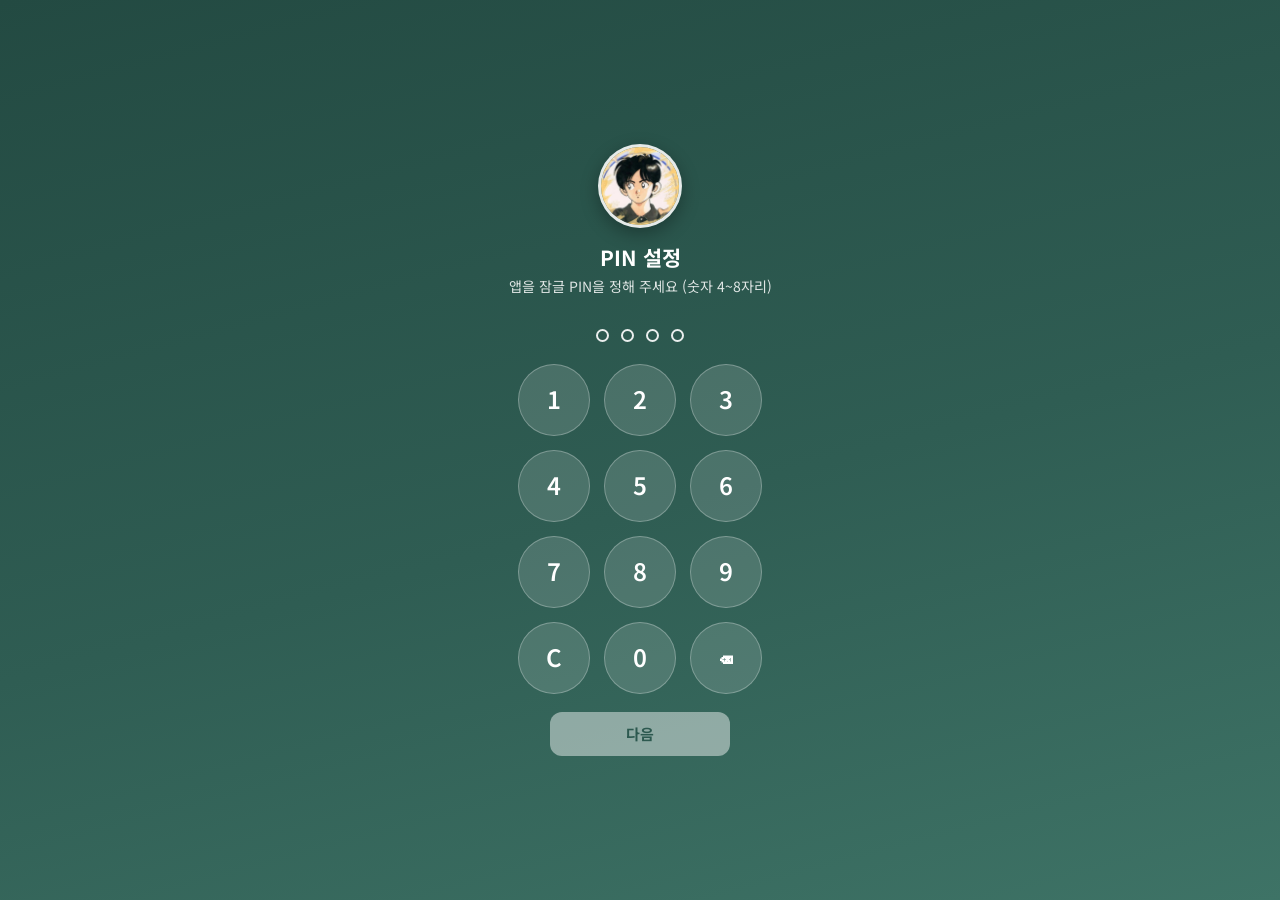
<file: index.html>
<!DOCTYPE html>
<html lang="ko">
<head>
<meta charset="utf-8">
<meta name="viewport" content="width=device-width, initial-scale=1, viewport-fit=cover">
<title>내 하루장</title>
<meta name="description" content="구글 시트를 DB로 쓰는 개인 가계부">
<meta name="theme-color" content="#2F5D53">
<meta name="apple-mobile-web-app-capable" content="yes">
<meta name="mobile-web-app-capable" content="yes">
<meta name="apple-mobile-web-app-status-bar-style" content="black-translucent">
<meta name="apple-mobile-web-app-title" content="하루장">
<meta name="format-detection" content="telephone=no">
<script>
/* 시작 감시: 앱이 6초 안에 시작하지 못하면 '왜'를 화면에 알려 줍니다 */
(function () {
  var failed = [], errs = [];
  window.addEventListener('error', function (e) {
    var t = e.target;
    if (t && t !== window && (t.src || t.href)) failed.push((t.src || t.href).replace(location.origin, ''));
    else if (e.message) errs.push(e.message);
  }, true);
  window.addEventListener('unhandledrejection', function (e) { errs.push(String(e.reason && e.reason.message || e.reason)); });
  window.__abDiag = function () {
    var el = document.getElementById('lock'); if (!el || (window.AB && window.AB.booted)) return;
    var miss = failed.filter(function (u) { return !/fonts\./.test(u); }), h = '<h2>앱을 시작하지 못했어요</h2><p style="text-align:left;max-width:320px;line-height:1.6">';
    if (miss.length) h += '불러오지 못한 파일 ' + miss.length + '개:<br><b>' + miss.slice(0, 6).join('<br>') + '</b><br><br>GitHub 저장소에 <b>js, css, icons, assets, vendor 폴더</b>와 그 안의 파일이 모두 올라갔는지 확인해 주세요. (저장소 맨 위에 폴더들이 보여야 해요)';
    else if (errs.length) h += '오류: <b>' + errs[0].replace(/[<>&]/g, '') + '</b><br><br>이 문구를 알려 주세요.';
    else h += '파일은 모두 받았는데 시작이 늦어지고 있어요. 네트워크가 느린지 확인하고 다시 시도해 보세요.';
    el.innerHTML = h + '</p><button type="button" style="margin-top:14px;padding:11px 22px;border-radius:12px;border:0;font-weight:700" onclick="location.reload()">다시 시도</button>';
  };
  setTimeout(function () { window.__abDiag(); }, 6000);
})();
</script>
<link rel="manifest" href="manifest.json">
<link rel="apple-touch-icon" href="icons/apple-touch-icon.png">
<link rel="icon" type="image/png" sizes="32x32" href="icons/favicon-32.png">
<link rel="preconnect" href="https://fonts.googleapis.com">
<link rel="preconnect" href="https://fonts.gstatic.com" crossorigin>
<link rel="stylesheet" href="https://fonts.googleapis.com/css2?family=Noto+Sans+KR:wght@400;500;600;700;800&display=swap" media="print" onload="this.media='all'"> <!-- 글꼴은 늦게 와도 앱 시작을 막지 않음 -->
<link rel="stylesheet" href="css/app.css">
</head>
<body>
<div id="lock" class="lock"><div class="avatar" style="font-size:40px;line-height:78px">📒</div><p>불러오는 중…</p></div>

<div id="app" class="app" hidden>
  <header id="top" class="top"></header>
  <main id="view" class="view" tabindex="-1"></main>
  <nav id="tabs" class="tabs" aria-label="주 메뉴"></nav>
  <button id="fab" class="fab" type="button" aria-label="내역 입력" hidden>＋</button>
</div>

<div id="layer"></div>
<div id="toast" class="toast" role="status" aria-live="polite"></div>

<script defer src="js/util.js"></script>
<script defer src="js/calc.js"></script>
<script defer src="js/smart.js"></script>
<script defer src="js/store.js"></script>
<script defer src="js/history.js"></script>
<script defer src="js/sync.js"></script>
<script defer src="js/side.js"></script>
<script defer src="js/charts.js"></script>
<script defer src="js/xlsx-io.js"></script>
<script defer src="js/ui-core.js"></script>
<script defer src="js/ui-shell.js"></script>
<script defer src="js/ui-home.js"></script>
<script defer src="js/ui-entries.js"></script>
<script defer src="js/ui-add.js"></script>
<script defer src="js/ui-analysis.js"></script>
<script defer src="js/ui-settings.js"></script>
<script defer src="js/ui-life.js"></script>
<script defer src="js/ui-day.js"></script>
<script defer src="js/app.js"></script>
<noscript><p style="padding:24px">이 앱은 자바스크립트가 필요해요.</p></noscript>
</body>
</html>
</file>
<file: css/app.css>
/* 통합 가계부 v2 — 디자인 시스템
   원칙: 숫자가 주인공(굵고 큼, 표 형태 숫자), 색은 의미만(초록=여유/수입, 주황=주의, 빨강=초과/지출, 파랑=이체) */
:root {
  --bg: #F3F1E9; --card: #FFFFFF; --ink: #24281F; --ink2: #6B7268; --ink3: #9AA096;
  --line: #E4DFCD; --line2: #D2CBAE; --track: #E7E3D3;
  --brand: #2F5D53; --brand-ink: #FFFFFF; --brand-soft: #E7F0EC;
  --income: #2E7D46; --expense: #BD4332; --warn: #B8862B; --blue: #2F6FA3;
  --income-soft: rgba(46,125,70,.12); --expense-soft: rgba(189,67,50,.11); --warn-soft: rgba(184,134,43,.15); --blue-soft: rgba(47,111,163,.12);
  --shadow: 0 1px 2px rgba(36,40,31,.06), 0 4px 14px rgba(36,40,31,.05);
  --radius: 14px; --safe-b: env(safe-area-inset-bottom, 0px); --safe-t: env(safe-area-inset-top, 0px);
  color-scheme: light;
}
@media (prefers-color-scheme: dark) {
  :root:not([data-theme="light"]) {
    --bg: #121516; --card: #1B2022; --ink: #E9E7DD; --ink2: #98A199; --ink3: #6C746D;
    --line: #2A302E; --line2: #3A413E; --track: #2B3231;
    --brand: #5FAE97; --brand-ink: #0F1A16; --brand-soft: #16261F;
    --income: #5BBA7D; --expense: #E4806A; --warn: #D9AB4D; --blue: #6FA8D6;
    --income-soft: rgba(91,186,125,.14); --expense-soft: rgba(228,128,106,.14); --warn-soft: rgba(217,171,77,.16); --blue-soft: rgba(111,168,214,.15);
    --shadow: 0 1px 2px rgba(0,0,0,.4), 0 4px 14px rgba(0,0,0,.25);
    color-scheme: dark;
  }
}
:root[data-theme="dark"] {
  --bg: #121516; --card: #1B2022; --ink: #E9E7DD; --ink2: #98A199; --ink3: #6C746D;
  --line: #2A302E; --line2: #3A413E; --track: #2B3231;
  --brand: #5FAE97; --brand-ink: #0F1A16; --brand-soft: #16261F;
  --income: #5BBA7D; --expense: #E4806A; --warn: #D9AB4D; --blue: #6FA8D6;
  --income-soft: rgba(91,186,125,.14); --expense-soft: rgba(228,128,106,.14); --warn-soft: rgba(217,171,77,.16); --blue-soft: rgba(111,168,214,.15);
  --shadow: 0 1px 2px rgba(0,0,0,.4), 0 4px 14px rgba(0,0,0,.25);
  color-scheme: dark;
}

* { box-sizing: border-box; margin: 0; padding: 0; -webkit-tap-highlight-color: transparent; }
html, body { height: 100%; background: var(--bg); color: var(--ink); }
body { font-family: 'Noto Sans KR', -apple-system, BlinkMacSystemFont, 'Apple SD Gothic Neo', 'Malgun Gothic', sans-serif; font-size: 15px; line-height: 1.45; overscroll-behavior: none; -webkit-font-smoothing: antialiased; }
button, input, select, textarea { font: inherit; color: inherit; }
button { cursor: pointer; border: 0; background: none; }
[hidden] { display: none !important; }
.num { font-variant-numeric: tabular-nums; font-feature-settings: "tnum"; letter-spacing: -0.01em; }

/* ───── 레이아웃 ───── */
.app { height: 100dvh; max-width: 560px; margin: 0 auto; display: flex; flex-direction: column; position: relative; }
.top { display: flex; align-items: center; gap: 6px; padding: calc(var(--safe-t) + 8px) 10px 8px; background: var(--bg); border-bottom: 1px solid var(--line); flex: none; }
.top .month { flex: 1; display: flex; align-items: center; justify-content: center; gap: 2px; }
.top .month b { font-size: 1.05rem; min-width: 7.5em; text-align: center; font-weight: 700; }
.icon-btn { width: 38px; height: 38px; border-radius: 12px; display: inline-flex; align-items: center; justify-content: center; color: var(--ink2); }
.icon-btn:active { background: var(--track); }
.icon-btn svg { width: 20px; height: 20px; }
.pill { display: inline-flex; align-items: center; gap: 6px; padding: 6px 10px; border-radius: 999px; font-size: .78rem; font-weight: 600; background: var(--track); color: var(--ink2); max-width: 8.5em; white-space: nowrap; }
.pill i { width: 8px; height: 8px; border-radius: 50%; background: var(--ink3); flex: none; }
.pill.ok i { background: var(--income); } .pill.sync i { background: var(--warn); animation: pulse 1s infinite; } .pill.err { background: var(--expense-soft); color: var(--expense); } .pill.err i { background: var(--expense); } .pill.wait i { background: var(--warn); }
@keyframes pulse { 50% { opacity: .3; } }
.view { flex: 1; overflow-y: auto; -webkit-overflow-scrolling: touch; padding: 12px 14px calc(150px + var(--safe-b)); }
.tabs { flex: none; display: flex; background: var(--card); border-top: 1px solid var(--line); padding-bottom: var(--safe-b); }
.tabs button { flex: 1; padding: 8px 0 7px; display: flex; flex-direction: column; align-items: center; gap: 2px; font-size: .7rem; font-weight: 600; color: var(--ink3); }
.tabs button svg { width: 22px; height: 22px; }
.tabs button.on { color: var(--brand); }
.fab { position: fixed; bottom: calc(66px + var(--safe-b)); right: max(16px, calc((100vw - 560px) / 2 + 16px)); width: 56px; height: 56px; border-radius: 50%; background: var(--brand); color: var(--brand-ink); font-size: 30px; line-height: 1; box-shadow: 0 6px 18px rgba(0,0,0,.28); z-index: 20; display: flex; align-items: center; justify-content: center; transition: transform .12s; }
.fab:active { transform: scale(.92); }

/* ───── 카드/텍스트 ───── */
.card { background: var(--card); border: 1px solid var(--line); border-radius: var(--radius); padding: 14px; margin-bottom: 12px; box-shadow: var(--shadow); }
.card > h3, .sec-title { font-size: .82rem; font-weight: 700; color: var(--ink2); margin-bottom: 8px; display: flex; align-items: center; justify-content: space-between; gap: 8px; letter-spacing: .01em; }
.card > h3 .link, .sec-title .link { font-weight: 600; color: var(--brand); font-size: .8rem; }
.hero .label { font-size: .8rem; color: var(--ink2); font-weight: 600; }
.hero .big { font-size: 2.1rem; font-weight: 800; line-height: 1.15; margin: 2px 0 2px; letter-spacing: -0.03em; }
.hero .sub { font-size: .84rem; color: var(--ink2); }
.mini3 { display: grid; grid-template-columns: repeat(3, 1fr); gap: 8px; margin-top: 12px; padding-top: 12px; border-top: 1px solid var(--line); }
.mini3 .k { font-size: .72rem; color: var(--ink2); } .mini3 > div { min-width: 0; } .mini3 .v { font-size: clamp(.8rem, 3.6vw, 1.02rem); font-weight: 700; overflow-wrap: anywhere; }
.muted { color: var(--ink2); } .faint { color: var(--ink3); } .small { font-size: .8rem; } .tiny { font-size: .72rem; }
.inc { color: var(--income); } .exp { color: var(--expense); } .trf { color: var(--blue); } .wrn { color: var(--warn); }
.right { text-align: right; } .center { text-align: center; } .grow { flex: 1; min-width: 0; }
.row { display: flex; align-items: center; gap: 8px; } .row.between { justify-content: space-between; } .row.wrap { flex-wrap: wrap; }
.stack > * + * { margin-top: 10px; }

/* ───── 칩/태그/버튼 ───── */
.chip { display: inline-flex; align-items: center; gap: 4px; padding: 5px 11px; border-radius: 999px; font-size: .8rem; font-weight: 600; background: var(--track); color: var(--ink2); white-space: nowrap; border: 1px solid transparent; }
.chip.on { background: var(--brand); color: var(--brand-ink); }
.chip.ok { background: var(--income-soft); color: var(--income); } .chip.near { background: var(--warn-soft); color: var(--warn); } .chip.over, .chip.bad { background: var(--expense-soft); color: var(--expense); } .chip.blue { background: var(--blue-soft); color: var(--blue); }
.chips { display: flex; gap: 6px; flex-wrap: wrap; } .chips.scroll { flex-wrap: nowrap; overflow-x: auto; padding-bottom: 2px; scrollbar-width: none; } .chips.scroll::-webkit-scrollbar { display: none; }
.tag { display: inline-block; padding: 1px 7px; border-radius: 6px; font-size: .68rem; font-weight: 700; background: var(--track); color: var(--ink2); vertical-align: 1px; margin-left: 4px; }
.tag.fix { background: var(--expense-soft); color: var(--expense); } .tag.plan { background: var(--warn-soft); color: var(--warn); } .tag.soon { background: var(--blue-soft); color: var(--blue); }
.btn { display: inline-flex; align-items: center; justify-content: center; gap: 6px; padding: 11px 16px; border-radius: 12px; font-weight: 700; background: var(--brand); color: var(--brand-ink); min-height: 44px; }
.btn:active { filter: brightness(.92); transform: scale(.98); }
.btn.ghost { background: transparent; color: var(--ink); border: 1px solid var(--line2); } .btn.soft { background: var(--brand-soft); color: var(--brand); }
.btn.danger { background: var(--expense); color: #fff; } .btn.sm { padding: 6px 12px; min-height: 34px; font-size: .82rem; border-radius: 10px; } .btn.block { width: 100%; }
.btn[disabled] { opacity: .45; pointer-events: none; }
.seg { display: flex; background: var(--track); border-radius: 12px; padding: 3px; gap: 2px; }
.seg button { flex: 1; padding: 8px 4px; border-radius: 9px; font-weight: 700; font-size: .86rem; color: var(--ink2); }
.seg button.on { background: var(--card); color: var(--ink); box-shadow: var(--shadow); }
.seg.t-expense button.on { color: var(--expense); } .seg.t-income button.on { color: var(--income); } .seg.t-transfer button.on { color: var(--blue); } .seg.t-budget button.on { color: var(--warn); }

/* ───── 속도계 게이지 ───── */
.gauge { position: relative; height: 10px; border-radius: 6px; background: var(--track); margin: 10px 0 5px; }
.gauge .fill { position: absolute; left: 0; top: 0; bottom: 0; border-radius: 6px; background: var(--income); min-width: 2px; transition: width .35s ease; }
.gauge .fill.near { background: var(--warn); } .gauge .fill.over { background: var(--expense); } .gauge .fill.unplanned { background: var(--blue); }
.gauge .tick { position: absolute; top: -5px; bottom: -5px; width: 3px; border-radius: 2px; background: var(--ink); opacity: .8; transform: translateX(-1px); }
.gauge .end { position: absolute; top: -3px; bottom: -3px; right: 0; width: 2px; background: var(--ink3); opacity: .6; }
.gauge-legend { display: flex; gap: 12px; font-size: .7rem; color: var(--ink3); }
.gauge-legend i { display: inline-block; width: 3px; height: 10px; background: var(--ink); vertical-align: -1px; margin-right: 4px; border-radius: 1px; }
.bgt { padding: 10px 0; border-bottom: 1px solid var(--line); } .bgt:last-child { border-bottom: 0; }
.bgt .nm { font-weight: 700; } .bgt .nums { font-size: .8rem; color: var(--ink2); }

/* ───── 목록 ───── */
.daygrp { display: flex; justify-content: space-between; align-items: baseline; padding: 14px 2px 4px; font-size: .78rem; font-weight: 700; color: var(--ink2); }
.li { display: flex; align-items: center; gap: 10px; padding: 11px 2px; border-bottom: 1px solid var(--line); cursor: pointer; }
.li:active { background: var(--track); }
.li .ic { width: 36px; height: 36px; border-radius: 12px; display: flex; align-items: center; justify-content: center; font-size: .78rem; font-weight: 800; flex: none; background: var(--track); color: var(--ink2); }
.li .ic.expense { background: var(--expense-soft); color: var(--expense); } .li .ic.income { background: var(--income-soft); color: var(--income); } .li .ic.transfer { background: var(--blue-soft); color: var(--blue); } .li .ic.budget { background: var(--warn-soft); color: var(--warn); }
.li .main { flex: 1; min-width: 0; } .li .t1 { font-weight: 600; white-space: nowrap; overflow: hidden; text-overflow: ellipsis; } .li .t2 { font-size: .76rem; color: var(--ink2); white-space: nowrap; overflow: hidden; text-overflow: ellipsis; }
.li .amt { font-weight: 800; white-space: nowrap; font-size: .98rem; }
.li.future { opacity: .62; }
.amt.expense { color: var(--expense); } .amt.income { color: var(--income); } .amt.transfer { color: var(--blue); } .amt.budget { color: var(--warn); font-weight: 600; }
.empty { text-align: center; color: var(--ink2); padding: 36px 16px; } .empty .em { font-size: 2rem; margin-bottom: 6px; } .empty b { display: block; color: var(--ink); font-size: 1.05rem; margin-bottom: 4px; }
.toolbar { position: sticky; top: -12px; z-index: 5; background: var(--bg); padding: 8px 0 6px; margin: -12px 0 4px; }

/* ───── 폼 ───── */
.field { margin-bottom: 12px; } .field > label, .lbl { display: block; font-size: .76rem; font-weight: 700; color: var(--ink2); margin-bottom: 5px; }
.input, .select, .textarea { width: 100%; padding: 11px 12px; border: 1px solid var(--line2); border-radius: 12px; background: var(--card); min-height: 44px; outline: none; }
.input:focus, .select:focus, .textarea:focus { border-color: var(--brand); box-shadow: 0 0 0 3px var(--brand-soft); }
.select { appearance: none; -webkit-appearance: none; background-image: url("data:image/svg+xml;utf8,<svg xmlns='http://www.w3.org/2000/svg' width='14' height='9' viewBox='0 0 14 9'><path d='M1 1l6 6 6-6' stroke='%236B7268' stroke-width='1.8' fill='none' stroke-linecap='round' stroke-linejoin='round'/></svg>"); background-repeat: no-repeat; background-position: right 12px center; padding-right: 34px; }
.amount-in { font-size: 1.8rem; font-weight: 800; text-align: right; padding-right: 40px; }
.suffix-wrap { position: relative; } .suffix-wrap .suffix { position: absolute; right: 14px; top: 50%; transform: translateY(-50%); color: var(--ink2); font-weight: 700; pointer-events: none; }
.quick-amt { display: flex; gap: 6px; margin-top: 6px; } .quick-amt button { flex: 1; padding: 7px 0; border-radius: 10px; background: var(--track); font-weight: 700; font-size: .8rem; color: var(--ink2); }
.err-msg { color: var(--expense); font-size: .82rem; margin: 6px 0; min-height: 1.2em; }
.hint { font-size: .78rem; color: var(--ink2); line-height: 1.55; }
details.more { border-top: 1px dashed var(--line2); margin-top: 6px; padding-top: 8px; } details.more summary { cursor: pointer; font-weight: 700; color: var(--ink2); font-size: .82rem; padding: 4px 0; }

/* ───── 시트(바텀시트)/다이얼로그/토스트 ───── */
.scrim { position: fixed; inset: 0; background: rgba(15,18,16,.5); z-index: 50; display: flex; align-items: flex-end; justify-content: center; animation: fade .18s; }
.sheet { width: 100%; max-width: 560px; max-height: 92dvh; overflow-y: auto; background: var(--bg); border-radius: 22px 22px 0 0; padding: 8px 16px calc(18px + var(--safe-b)); animation: up .25s cubic-bezier(.2,.8,.2,1); }
.sheet .grab { width: 40px; height: 4px; border-radius: 2px; background: var(--line2); margin: 4px auto 10px; }
.sheet .sh-head { display: flex; align-items: center; justify-content: space-between; margin-bottom: 10px; } .sheet .sh-head h2 { font-size: 1.1rem; font-weight: 800; }
.dlg-scrim { position: fixed; inset: 0; background: rgba(15,18,16,.55); z-index: 300; display: flex; align-items: center; justify-content: center; padding: 24px; animation: fade .15s; }
.dlg { background: var(--card); border-radius: 18px; padding: 18px; width: 100%; max-width: 340px; box-shadow: 0 20px 50px rgba(0,0,0,.35); animation: pop .18s; }
.dlg p { margin-bottom: 14px; line-height: 1.55; white-space: pre-line; } .dlg .row { gap: 8px; } .dlg .row .btn { flex: 1; }
.toast { position: fixed; left: 50%; bottom: calc(132px + var(--safe-b)); transform: translateX(-50%) translateY(10px); background: var(--ink); color: var(--bg); padding: 11px 14px; border-radius: 14px; font-weight: 600; font-size: .86rem; z-index: 320; opacity: 0; pointer-events: none; transition: .22s; max-width: calc(100vw - 32px); display: flex; align-items: center; gap: 12px; box-shadow: 0 8px 24px rgba(0,0,0,.3); }
.toast.show { opacity: 1; transform: translateX(-50%) translateY(0); pointer-events: auto; } .toast.err { background: var(--expense); color: #fff; } .toast.ok { background: var(--income); color: #fff; }
.toast button { color: inherit; font-weight: 800; text-decoration: underline; white-space: nowrap; }
@keyframes fade { from { opacity: 0; } } @keyframes up { from { transform: translateY(40px); opacity: .6; } } @keyframes pop { from { transform: scale(.94); opacity: 0; } }

/* ───── 표/통계 ───── */
.tbl { width: 100%; border-collapse: collapse; font-size: .84rem; } .tbl th { text-align: right; font-weight: 700; color: var(--ink2); padding: 6px 4px; font-size: .72rem; } .tbl td { text-align: right; padding: 7px 4px; border-top: 1px solid var(--line); } .tbl th:first-child, .tbl td:first-child { text-align: left; }
.acct { padding: 12px 0; border-bottom: 1px solid var(--line); } .acct:last-child { border-bottom: 0; }
.acct .grid4 { display: grid; grid-template-columns: repeat(4, 1fr); gap: 6px; margin-top: 8px; text-align: right; } .acct .grid4 .k { font-size: .66rem; color: var(--ink3); } .acct .grid4 .v { font-size: .84rem; font-weight: 600; }
.legend-row { display: flex; align-items: center; gap: 8px; padding: 5px 0; font-size: .86rem; } .legend-row i { width: 11px; height: 11px; border-radius: 3px; flex: none; }
canvas.chart { width: 100%; display: block; }
.kvs > div { display: flex; justify-content: space-between; padding: 6px 0; border-bottom: 1px solid var(--line); } .kvs > div:last-child { border: 0; }
.fund-row { padding: 10px 0; border-bottom: 1px solid var(--line); } .fund-row:last-child { border: 0; }

/* ───── 잠금 화면 ───── */
.lock { position: fixed; inset: 0; z-index: 400; background: linear-gradient(165deg, #234A42, #2F5D53 55%, #3E7366); color: #fff; display: flex; flex-direction: column; align-items: center; justify-content: center; padding: 24px; text-align: center; }
.lock .avatar { width: 84px; height: 84px; border-radius: 50%; object-fit: cover; border: 3px solid rgba(255,255,255,.85); box-shadow: 0 6px 18px rgba(0,0,0,.3); margin-bottom: 14px; background: rgba(255,255,255,.18); }
.lock h2 { font-size: 1.3rem; margin-bottom: 4px; } .lock p { opacity: .85; font-size: .88rem; margin-bottom: 16px; min-height: 2.6em; }
.pin-dots { display: flex; gap: 12px; margin-bottom: 22px; } .pin-dots i { width: 13px; height: 13px; border-radius: 50%; border: 2px solid rgba(255,255,255,.9); transition: .15s; } .pin-dots i.f { background: #fff; transform: scale(1.12); }
.pin-dots.shake { animation: shake .35s; } @keyframes shake { 25% { transform: translateX(-8px); } 75% { transform: translateX(8px); } }
.keypad { display: grid; grid-template-columns: repeat(3, 72px); gap: 14px; } .keypad button { width: 72px; height: 72px; border-radius: 50%; background: rgba(255,255,255,.14); border: 1px solid rgba(255,255,255,.28); color: #fff; font-size: 1.5rem; font-weight: 600; } .keypad button:active { background: rgba(255,255,255,.34); }
.lock .link { margin-top: 20px; color: rgba(255,255,255,.75); font-size: .8rem; text-decoration: underline; }
.switch { position: relative; width: 48px; height: 28px; flex: none; } .switch input { opacity: 0; width: 100%; height: 100%; position: absolute; inset: 0; z-index: 1; cursor: pointer; margin: 0; } .switch i { position: absolute; inset: 0; border-radius: 14px; background: var(--line2); transition: .2s; } .switch i::after { content: ''; position: absolute; width: 22px; height: 22px; left: 3px; top: 3px; border-radius: 50%; background: #fff; transition: .2s; box-shadow: 0 1px 3px rgba(0,0,0,.3); } .switch input:checked + i { background: var(--brand); } .switch input:checked + i::after { transform: translateX(20px); }
.setrow { display: flex; align-items: center; justify-content: space-between; gap: 10px; padding: 11px 0; border-bottom: 1px solid var(--line); } .setrow:last-child { border: 0; }
.mgr { display: flex; align-items: center; gap: 8px; padding: 9px 10px; background: var(--bg); border: 1px solid var(--line); border-radius: 12px; margin-bottom: 6px; }
.mgr .nm { flex: 1; font-weight: 600; min-width: 0; overflow: hidden; text-overflow: ellipsis; white-space: nowrap; }
.mini-btn { width: 32px; height: 32px; border-radius: 10px; background: var(--track); color: var(--ink2); font-weight: 800; display: inline-flex; align-items: center; justify-content: center; }
.banner { display: flex; gap: 10px; align-items: flex-start; padding: 12px; border-radius: 14px; margin-bottom: 12px; background: var(--warn-soft); color: var(--ink); font-size: .86rem; } .banner.bad { background: var(--expense-soft); } .banner.good { background: var(--income-soft); } .banner b { display: block; }

@media (prefers-reduced-motion: reduce) { * { animation-duration: .01ms !important; transition-duration: .01ms !important; } }

/* ===================== 내 하루장 (v3) ===================== */
.ic2 { width: 22px; height: 22px; flex: none; }
.top { gap: 4px; }
.avbtn { width: 34px; height: 34px; border-radius: 50%; overflow: hidden; flex: none; background: var(--track); padding: 0; }
.avbtn img { width: 100%; height: 100%; object-fit: cover; display: block; }
.cbtn { width: 36px; height: 36px; border-radius: 50%; display: grid; place-items: center; color: var(--ink2); background: var(--card); position: relative; flex: none; }
.cbtn.sm { width: 32px; height: 32px; background: var(--track); }
.cbtn .bd { position: absolute; top: -2px; right: -2px; min-width: 16px; height: 16px; border-radius: 9px; background: var(--expense); color: #fff; font-size: 10px; font-weight: 800; display: grid; place-items: center; padding: 0 4px; }
.cbtn.sdot::after { content: ""; position: absolute; right: 5px; bottom: 5px; width: 8px; height: 8px; border-radius: 50%; background: var(--ink3); box-shadow: 0 0 0 2px var(--card); }
.cbtn.sdot.ok::after { background: var(--income); } .cbtn.sdot.wait::after { background: var(--warn); } .cbtn.sdot.err::after { background: var(--expense); }
.cbtn.sdot.sync .ic2 { animation: spin 1s linear infinite; }
@keyframes spin { to { transform: rotate(360deg); } }
.tabs { align-items: flex-start; }
.tabs button.plus { flex: none; width: 54px; height: 54px; border-radius: 50%; background: var(--brand); color: var(--brand-ink); margin: -16px 4px 0; padding: 0; justify-content: center; box-shadow: 0 6px 16px rgba(47,93,83,.35); }
.tabs button.plus .ic2 { width: 26px; height: 26px; }
/* 오늘 */
.thero { display: flex; gap: 14px; align-items: center; }
.ring { width: 96px; height: 96px; flex: none; position: relative; }
.ring svg { width: 96px; height: 96px; transform: rotate(-90deg); }
.ring circle { fill: none; stroke-width: 10; stroke-linecap: round; }
.ring .tr { stroke: var(--track); } .ring .a { stroke: var(--brand); transition: stroke-dashoffset 1s cubic-bezier(.2,.8,.2,1); } .ring .b { stroke: var(--blue); opacity: .55; transition: stroke-dashoffset 1s .15s cubic-bezier(.2,.8,.2,1); }
.ring > b { position: absolute; inset: 0; display: grid; place-items: center; font-size: 1.05rem; }
.big { font-size: 1.75rem; font-weight: 800; letter-spacing: -.02em; line-height: 1.2; white-space: nowrap; }
.big small { font-size: .55em; font-weight: 700; margin-left: 2px; }
.k { font-size: .76rem; color: var(--ink2); white-space: nowrap; }
.lg { display: inline-block; width: 8px; height: 8px; border-radius: 50%; margin: 0 3px 0 6px; } .lg.a { background: var(--brand); } .lg.b { background: var(--blue); opacity: .6; }
.quick { display: grid; grid-template-columns: repeat(4, 1fr); gap: 8px; margin: 2px 0 12px; }
.qk { display: flex; flex-direction: column; align-items: center; gap: 5px; font-size: .72rem; font-weight: 600; color: var(--ink2); padding: 4px 0; border-radius: 14px; }
.qk span:last-child { white-space: nowrap; }
.tile { width: 52px; height: 52px; border-radius: 15px; display: grid; place-items: center; color: #fff; }
.sec { font-size: .8rem; font-weight: 700; color: var(--ink2); margin: 16px 4px 6px; white-space: nowrap; }
.sec .link { font-size: .8rem; }
.alist { padding: 2px 14px; }
.arow { display: flex; align-items: center; gap: 10px; padding: 10px 0; width: 100%; text-align: left; border-bottom: 1px solid var(--line); }
.arow:last-child { border-bottom: 0; }
.arow .dot { width: 30px; height: 30px; border-radius: 9px; display: grid; place-items: center; color: #fff; flex: none; }
.arow .dot .ic2 { width: 18px; height: 18px; }
.arow .t1, .grp .t1, .hist .t1 { font-weight: 600; font-size: .92rem; white-space: nowrap; }
.arow .t2, .t2 { font-size: .74rem; color: var(--ink2); white-space: nowrap; display: flex; gap: 8px; }
.arow > b { white-space: nowrap; }
.chev { width: 16px; height: 16px; color: var(--ink3); flex: none; }
.pill { font-size: .68rem; font-weight: 700; padding: 1px 7px; border-radius: 99px; white-space: nowrap; display: inline-block; }
.pl-w { background: var(--warn-soft); color: var(--warn); } .pl-e { background: var(--expense-soft); color: var(--expense); }
.flow7 { display: grid; grid-template-columns: repeat(7, 1fr); gap: 6px; align-items: end; height: 76px; }
.flow7 div { display: flex; flex-direction: column; align-items: center; gap: 3px; font-size: .66rem; color: var(--ink3); }
.flow7 i { width: 100%; max-width: 22px; border-radius: 6px; background: var(--track); transition: height .7s cubic-bezier(.2,.8,.2,1); }
.flow7 i.pay { background: var(--warn); } .flow7 i.in { background: var(--income); }
/* 자산 */
.iorow { display: inline-flex; align-items: center; gap: 4px; font-size: .82rem; white-space: nowrap; } .iorow .ic2 { width: 16px; height: 16px; }
.seg2 { display: flex; background: var(--track); border-radius: 11px; padding: 3px; }
.seg2 button { flex: 1; padding: 7px 6px; border-radius: 9px; font-size: .82rem; font-weight: 600; color: var(--ink2); white-space: nowrap; }
.seg2 button.on { background: var(--card); color: var(--ink); box-shadow: 0 1px 3px rgba(0,0,0,.12); }
.grp { background: var(--card); border-radius: 14px; overflow: hidden; margin-bottom: 12px; }
.grp .r { display: flex; align-items: center; gap: 12px; padding: 10px 12px; min-height: 48px; width: 100%; text-align: left; }
.grp .r + .r { background-image: linear-gradient(var(--line), var(--line)); background-size: calc(100% - 54px) 1px; background-position: 54px 0; background-repeat: no-repeat; }
.grp .r .t { flex: 1; min-width: 0; font-size: .95rem; white-space: nowrap; }
.grp .r .v { font-size: .86rem; color: var(--ink2); white-space: nowrap; }
.grp .r.done { opacity: .5; }
.st { width: 30px; height: 30px; border-radius: 8px; display: grid; place-items: center; color: #fff; flex: none; }
.st .ic2 { width: 18px; height: 18px; }
.sw { width: 50px; height: 30px; border-radius: 99px; background: var(--line2); position: relative; flex: none; transition: background .2s; padding: 0; }
.sw i { position: absolute; top: 3px; left: 3px; width: 24px; height: 24px; border-radius: 50%; background: #fff; box-shadow: 0 1px 3px rgba(0,0,0,.25); transition: transform .22s cubic-bezier(.3,1.4,.5,1); }
.sw[aria-checked="true"] { background: var(--income); } .sw[aria-checked="true"] i { transform: translateX(20px); }
.sh { display: flex; justify-content: space-between; align-items: center; margin-bottom: 10px; gap: 8px; } .sh b { font-size: 1.12rem; white-space: nowrap; }
.btn .ic2 { width: 16px; height: 16px; margin-right: 3px; vertical-align: -3px; }
/* 금액 가리기 */
.priv .m, .priv .li .amt, .priv .mini3 .v { filter: blur(7px); transition: filter .2s; }
/* 눌림 · 물결 · 톡 */
button, .li[data-act], .arow { transition: transform .14s; }
button:active, .li[data-act]:active, .arow:active { transform: scale(.96); }
.rip-host { overflow: hidden; }
.rip { position: absolute; border-radius: 50%; background: currentColor; opacity: .16; transform: scale(0); animation: rp .5s ease-out forwards; pointer-events: none; }
@keyframes rp { to { transform: scale(1); opacity: 0; } }
.pop { animation: bump .35s; display: inline-block; }
@keyframes bump { 0% { transform: scale(1); } 40% { transform: scale(1.12); } 100% { transform: scale(1); } }
.view > * { animation: vin .28s cubic-bezier(.2,.8,.2,1) both; }
@keyframes vin { from { transform: translateY(6px); opacity: .4; } to { transform: none; opacity: 1; } }
/* 한 줄 원칙 */
.li .t1, .li .t2, .chip, .tabs span { white-space: nowrap; }
@media (prefers-reduced-motion: reduce) { *, *::before, *::after { animation: none !important; transition: none !important; } }
/* 보강: 일정 보라 토큰 · 한 줄 원칙 (토스트·버튼·안내) */
:root { --plan: #6B4FA3; }
@media (prefers-color-scheme: dark) { :root:not([data-theme="light"]) { --plan: #A98BE0; } }
:root[data-theme="dark"] { --plan: #A98BE0; }
.grow { min-width: 0; }
.t2, .k, .t1 { overflow: hidden; }
.btn, .hint.one { white-space: nowrap; }
.toast { white-space: nowrap; max-width: calc(100vw - 24px); }
.toast span { min-width: 0; overflow: hidden; }
/* 달력 · 노트 · 저금통 */
.cal { display: grid; grid-template-columns: repeat(7, 1fr); gap: 2px; text-align: center; }
.cal .h { font-size: .7rem; color: var(--ink3); padding: 4px 0; font-weight: 600; }
.cal button { aspect-ratio: 1 / 1.22; border-radius: 10px; display: flex; flex-direction: column; align-items: center; padding: 4px 0 0; font-size: .84rem; min-width: 0; }
.cal .d { font-weight: 600; width: 26px; height: 26px; display: grid; place-items: center; border-radius: 50%; }
.cal button.today .d { background: var(--expense); color: #fff; }
.cal .m { font-size: .6rem; color: var(--ink2); white-space: nowrap; line-height: 1.2; }
.cal .mk { display: flex; gap: 2px; height: 6px; margin-top: 2px; } .cal .mk i { width: 5px; height: 5px; border-radius: 50%; }
.calleg { display: flex; justify-content: center; gap: 12px; margin-top: 8px; font-size: .72rem; color: var(--ink2); }
.calleg span { display: inline-flex; align-items: center; gap: 4px; } .calleg i { width: 7px; height: 7px; border-radius: 50%; }
.nt { display: block; width: 100%; text-align: left; background: var(--card); border-radius: 6px 14px 14px 6px; border-left: 3px solid var(--note); padding: 11px 12px; margin-bottom: 8px; }
.ago { background: linear-gradient(135deg, color-mix(in srgb, var(--note) 16%, var(--card)), color-mix(in srgb, var(--plan) 14%, var(--card))); }
.goal { display: flex; gap: 14px; align-items: center; }
.jar { width: 52px; height: 64px; border-radius: 12px 12px 16px 16px; border: 2px solid var(--brand); position: relative; overflow: hidden; flex: none; }
.jar i { position: absolute; left: 0; right: 0; bottom: 0; background: var(--brand-soft); border-top: 2px solid var(--brand); transition: height 1s cubic-bezier(.2,.8,.2,1); }
:root { --note: #A0703A; }
@media (prefers-color-scheme: dark) { :root:not([data-theme="light"]) { --note: #D3A06A; } }
:root[data-theme="dark"] { --note: #D3A06A; }
.btn.soft .ic2, .btn .ic2 { width: 16px; height: 16px; }
.t1 { white-space: nowrap; overflow: hidden; }
/* v3.0.1 — 화면 고정: 탭·＋가 스크롤에 움직이거나 가려지지 않게 */
.tabs { padding-bottom: max(var(--safe-b), 6px); }
.top { position: relative; z-index: 20; }
.view { overscroll-behavior: contain; min-height: 0; }
.tabs { position: relative; z-index: 30; overflow: visible; touch-action: none; }
.tabs button.plus { position: relative; z-index: 31; }
.seg2 button .ic2 { width: 16px; height: 16px; vertical-align: -3px; }
.btn.mic.rec { background: var(--expense); color: #fff; animation: recp 1.2s infinite; }
@keyframes recp { 50% { box-shadow: 0 0 0 6px var(--expense-soft); } }
.swatch { width: 26px; height: 26px; border-radius: 50%; border: 2px solid transparent; box-shadow: inset 0 0 0 2px var(--card); }
.swatch.on { border-color: var(--ink); }
.cal .bars { display: flex; flex-direction: column; gap: 1px; width: calc(100% + 2px); margin: 1px -1px 0; }
.cal .bar { height: 12px; display: block; color: #fff; font-size: .56rem; font-weight: 700; line-height: 12px; text-align: left; padding-left: 3px; white-space: nowrap; overflow: hidden; font-style: normal; }
.cal .bar.s { border-radius: 6px 0 0 6px; margin-left: 2px; } .cal .bar.e { border-radius: 0 6px 6px 0; margin-right: 2px; } .cal .bar.s.e { border-radius: 6px; }
.cal button { justify-content: flex-start; }

/* 3.0.5 — 홈 화면 앱 높이: 바탕까지 탭 색으로 (만약 남는 틈이 있어도 비어 보이지 않게) */

/* ===== 3.1.0 — 일반 웹앱 방식: 페이지가 스크롤되고, 위 막대는 붙고, 하단 탭은 화면 아래에 고정 =====
   (화면 크기만 한 고정 틀 안에서 스크롤하면 아이폰 26 홈 화면 앱에서 아래 틈이 생김) */
html, body { height: auto !important; min-height: 100%; overflow: visible !important; background: var(--bg) !important; }
body { overscroll-behavior-y: none; }
.app { position: static !important; height: auto !important; min-height: 100vh; display: block; background: var(--bg); }
.top { position: sticky; top: 0; z-index: 20; }
.view { overflow: visible !important; flex: none; min-height: calc(100vh - 140px); padding-bottom: calc(110px + var(--safe-b)) !important; }
.tabs { position: fixed !important; left: 0; right: 0; bottom: 0; max-width: 560px; margin: 0 auto; z-index: 30; padding-bottom: max(var(--safe-b), 6px); touch-action: manipulation; }

/* 가로 칩 줄: 눌러도 크기가 변하지 않게 (옆 칩 선택 방지) */
.chips.scroll button:active, .chips.scroll .chip:active { transform: none; filter: brightness(.92); }
.dict-tip { display: flex; flex-direction: column; gap: 2px; background: var(--brand-soft); color: var(--ink); border-radius: 12px; padding: 9px 12px; margin: 6px 0; font-size: .8rem; animation: vin .25s; }
.dict-tip b { display: flex; align-items: center; gap: 6px; } .dict-tip span { color: var(--ink2); font-size: .74rem; }
/* 3.1.0 위 막대: 왼쪽 여백(가운데 맞춤용) · 오른쪽 ⋯ 설정 */
.topsp { width: 76px; flex: none; }
.top .cbtn.on { background: var(--brand); color: var(--brand-ink); }
/* 3.1.0 달력 */
.calcard { padding: 10px 6px; }
.cal button { aspect-ratio: auto; min-height: 66px; justify-content: flex-start; gap: 1px; border-radius: 10px; overflow: hidden; }
.cal button.sel { background: var(--brand-soft); box-shadow: inset 0 0 0 1.5px var(--brand); }
.cal .blu { color: var(--blue); }
.cal .evl { display: block; width: 100%; font-size: .56rem; font-weight: 700; font-style: normal; line-height: 12px; white-space: nowrap; overflow: hidden; text-overflow: clip; padding: 0 2px; border-left: 2px solid currentColor; text-align: left; margin-top: 1px; }
.cal .hn { font-size: .5rem; color: var(--expense); white-space: nowrap; overflow: hidden; max-width: 100%; line-height: 1.1; }
.cal .mk em { font-size: .55rem; font-style: normal; color: var(--ink2); font-weight: 700; }
.agenda { padding: 2px 14px; }
.grp .r input.input { padding: 8px 10px; min-width: 0; }
.topsp { display: none; }
.top .month { justify-content: flex-start; min-width: 0; }
.top .month b { min-width: 0; font-size: 1.05rem; white-space: nowrap; }
.top .cbtn { width: 34px; height: 34px; }

/* 3.1.1 — QA 수정 */
.toolbar { top: calc(55px + var(--safe-t)) !important; margin-top: 0 !important; z-index: 15 !important; }
html.sheet-open, html.sheet-open body { overflow: hidden !important; }
.sheet { overscroll-behavior: contain; }
.toast.up { bottom: auto !important; top: calc(var(--safe-t) + 12px); }
.danger-t { color: var(--expense) !important; }
.link { color: var(--brand); font-weight: 700; background: none; padding: 0; }
.dict-tip { word-break: keep-all; }
.cal .mk { height: auto; min-height: 6px; }
.cal button { overflow: visible; }
.chip.on { background: var(--brand); color: var(--brand-ink); }
@media (prefers-color-scheme: dark) { :root:not([data-theme="light"]) .tile, :root:not([data-theme="light"]) .arow .dot, :root:not([data-theme="light"]) .st { color: #0E1412; } }
:root[data-theme="dark"] .tile, :root[data-theme="dark"] .arow .dot, :root[data-theme="dark"] .st { color: #0E1412; }
/* 3.1.2 — 잠금 화면: 앱이 숨겨진 동안 문서가 짧아 아래가 비던 문제 → 큰 화면 높이로 채우고, 바탕도 잠금 색으로 */
.lock { bottom: auto !important; min-height: 100vh; min-height: 100lvh; height: 100lvh; }
html:has(#lock:not([hidden])), html:has(#lock:not([hidden])) body { background: #3E7366 !important; }
body { min-height: 100vh; min-height: 100lvh; }

/* 4.0 잠금: Face ID 단추 */
.lk-bio { margin-top: 18px; display: inline-flex; align-items: center; gap: 8px; padding: 11px 20px; border-radius: 99px; background: rgba(255,255,255,.16); color: #fff; font-weight: 700; font-size: .92rem; }
.lock .avatar { will-change: auto; }

/* ===================== 4.0 — 큰 제목 머리 · 큰 달 막대 · 하루 탭 ===================== */
.top { padding: calc(var(--safe-t) + 6px) 16px 8px !important; align-items: flex-end !important; border-bottom: 0 !important; }
.top .tt { min-width: 0; }
.top .tsub { font-size: .78rem; color: var(--ink2); font-weight: 600; white-space: nowrap; min-height: 1.1em; }
.top .ttl { font-size: 1.9rem; line-height: 1.12; font-weight: 900; letter-spacing: -.03em; margin: 0; white-space: nowrap; overflow: hidden; text-overflow: ellipsis; }
.top .cbtn { width: 40px !important; height: 40px !important; background: var(--card); color: var(--ink); margin-bottom: 2px; }
.mbtn .wdot { position: absolute; top: 4px; right: 4px; width: 9px; height: 9px; border-radius: 50%; background: var(--expense); box-shadow: 0 0 0 2px var(--card); }
.toolbar { top: calc(64px + var(--safe-t)) !important; }
.monbar { display: flex; align-items: center; justify-content: space-between; background: var(--card); border-radius: 16px; padding: 6px; margin-bottom: 12px; gap: 6px; }
.monbar > button:not(.mt) { width: 52px; height: 46px; border-radius: 12px; display: grid; place-items: center; background: var(--track); color: var(--ink); flex: none; }
.monbar .mt { flex: 1; display: flex; flex-direction: column; align-items: center; justify-content: center; min-height: 46px; }
.monbar .mt b { font-size: 1.3rem; font-weight: 800; letter-spacing: -.01em; white-space: nowrap; }
.monbar .mt span { font-size: .7rem; color: var(--brand); font-weight: 700; }
/* 주간 띠 */
.week { display: grid; grid-template-columns: repeat(7, 1fr); gap: 2px; padding: 10px 6px 6px; }
.week > button { display: flex; flex-direction: column; align-items: center; gap: 3px; padding: 4px 0; border-radius: 12px; min-width: 0; }
.week .w { font-size: .72rem; color: var(--ink3); font-weight: 700; }
.week .dd { font-size: 1.08rem; font-weight: 800; width: 36px; height: 36px; display: grid; place-items: center; border-radius: 50%; }
.week .sat .w, .week .sat .dd { color: var(--blue); } .week .sun .w, .week .sun .dd { color: var(--expense); }
.week .today:not(.sel) .dd { box-shadow: inset 0 0 0 2px var(--brand); color: var(--brand); }
.week .sel .dd { background: var(--brand); color: var(--brand-ink) !important; }
.week .dots { display: flex; gap: 2px; height: 6px; } .week .dots i { width: 5px; height: 5px; border-radius: 50%; }
.wfoot { grid-column: 1 / -1; display: flex; justify-content: center; gap: 16px; padding-top: 4px; }
.wfoot button { display: inline-flex; align-items: center; gap: 5px; font-size: .8rem; font-weight: 700; color: var(--ink2); padding: 6px 8px; }
.wfoot button + button { color: var(--brand); }
/* 한 달 달력 (월요일 시작) */
.mcal { padding: 10px 6px; }
.mhd { display: flex; align-items: center; gap: 6px; padding: 0 6px 8px; } .mhd b { flex: 1; font-size: 1.1rem; font-weight: 800; text-align: center; }
.mg { display: grid; grid-template-columns: repeat(7, 1fr); gap: 2px; }
.mg .h { text-align: center; font-size: .72rem; color: var(--ink3); font-weight: 700; padding: 4px 0; } .mg .h.sat { color: var(--blue); } .mg .h.sun { color: var(--expense); }
.mg > button { min-height: 62px; border-radius: 10px; display: flex; flex-direction: column; align-items: stretch; padding: 3px 2px; overflow: hidden; min-width: 0; }
.mg .dn { font-size: .84rem; font-weight: 800; text-align: center; width: 24px; height: 24px; line-height: 24px; border-radius: 50%; margin: 0 auto; }
.mg .sat .dn { color: var(--blue); } .mg .sun .dn { color: var(--expense); }
.mg .today .dn { background: var(--expense); color: #fff !important; }
.mg .sel { background: var(--brand-soft); box-shadow: inset 0 0 0 1.5px var(--brand); }
.mg .lb { display: block; font-style: normal; font-size: .56rem; font-weight: 800; line-height: 13px; height: 13px; white-space: nowrap; overflow: hidden; border-radius: 4px; padding: 0 3px; margin-top: 1px; color: #fff; text-align: left; }
.mg .lb.s { border-radius: 4px 0 0 4px; margin-right: -2px; } .mg .lb.e { border-radius: 0 4px 4px 0; margin-left: -2px; } .mg .lb.m { border-radius: 0; margin: 1px -2px 0; }
.mg .hn { font-size: .52rem; color: var(--expense); text-align: center; white-space: nowrap; overflow: hidden; }
.mg .ex { font-size: .58rem; color: var(--ink2); text-align: center; white-space: nowrap; margin-top: auto; }
.mg .more2 { font-size: .55rem; color: var(--ink2); text-align: center; font-weight: 700; }
.mg .ndot { width: 5px; height: 5px; border-radius: 50%; background: var(--note); margin: auto auto 2px; }
.mfoot { text-align: center; padding-top: 6px; white-space: normal; }
/* 남은 예산 */
.hero2 { display: block; width: 100%; text-align: left; }
.hero2 .lbl { font-size: .84rem; font-weight: 700; color: var(--ink2); }
.pbar { height: 10px; border-radius: 9px; background: var(--track); position: relative; overflow: hidden; margin: 10px 0 6px; }
.pbar i { position: absolute; left: 0; top: 0; bottom: 0; border-radius: 9px; background: var(--brand); }
.pbar em { position: absolute; top: 0; bottom: 0; width: 2px; background: var(--ink); }
.daily { display: flex; align-items: center; gap: 10px; background: var(--brand-soft); border-radius: 12px; padding: 10px 12px; margin-top: 10px; }
.daily b { font-size: 1.12rem; } .daily.bad { background: var(--expense-soft); color: var(--expense); }
/* 시간 타임라인 */
.tline { position: relative; padding-left: 58px; }
.tline::before { content: ""; position: absolute; left: 49px; top: 6px; bottom: 6px; width: 2px; background: var(--line); }
.tg { position: relative; padding: 5px 0; }
.tg > .tm { position: absolute; left: -58px; top: 16px; width: 42px; text-align: right; font-size: .76rem; font-weight: 800; color: var(--ink2); line-height: 1.15; }
.tg > .tm.none { color: var(--ink3); font-weight: 600; font-size: .7rem; top: 12px; }
.tgi { display: flex; flex-direction: column; gap: 6px; }
.tev { display: flex; align-items: center; gap: 10px; width: 100%; text-align: left; background: var(--card); border-radius: 14px; padding: 10px 12px; position: relative; }
.tev::before { content: ""; position: absolute; left: -14px; top: 50%; width: 10px; height: 10px; margin-top: -5px; border-radius: 50%; background: var(--c); box-shadow: 0 0 0 3px var(--bg); }
.tev .ic { width: 32px; height: 32px; border-radius: 10px; display: grid; place-items: center; color: #fff; background: var(--c); flex: none; }
.tev .ic .ic2 { width: 18px; height: 18px; }
.tev > b { white-space: nowrap; font-weight: 800; }
.nowl { position: relative; height: 2px; background: var(--expense); margin: 8px 0 8px -10px; }
.nowl span { position: absolute; left: -48px; top: -8px; width: 42px; text-align: right; font-size: .7rem; font-weight: 800; color: var(--expense); }
.empty1 { margin: 0; color: var(--ink2); font-size: .88rem; }
@media (prefers-color-scheme: dark) { :root:not([data-theme="light"]) .tev .ic { color: #0E1412; } }
:root[data-theme="dark"] .tev .ic { color: #0E1412; }

/* 4.0.1 — QA */
.daily b, .daily .num { white-space: nowrap; }
.daily .grow { min-width: 0; }
.mg .lb { text-overflow: ellipsis; }
.mg .lb.s { margin-right: -3px !important; } .mg .lb.e { margin-left: -3px !important; } .mg .lb.m { margin: 1px -3px 0 !important; }
.tev > b.zero { color: var(--ink3); font-weight: 600; font-size: .78rem; }
.bgt { min-width: 0; overflow: hidden; } .gauge { max-width: 100%; }
.tg.later .tev { opacity: .78; } .tg.later > .tm { color: var(--plan); }
</file>
